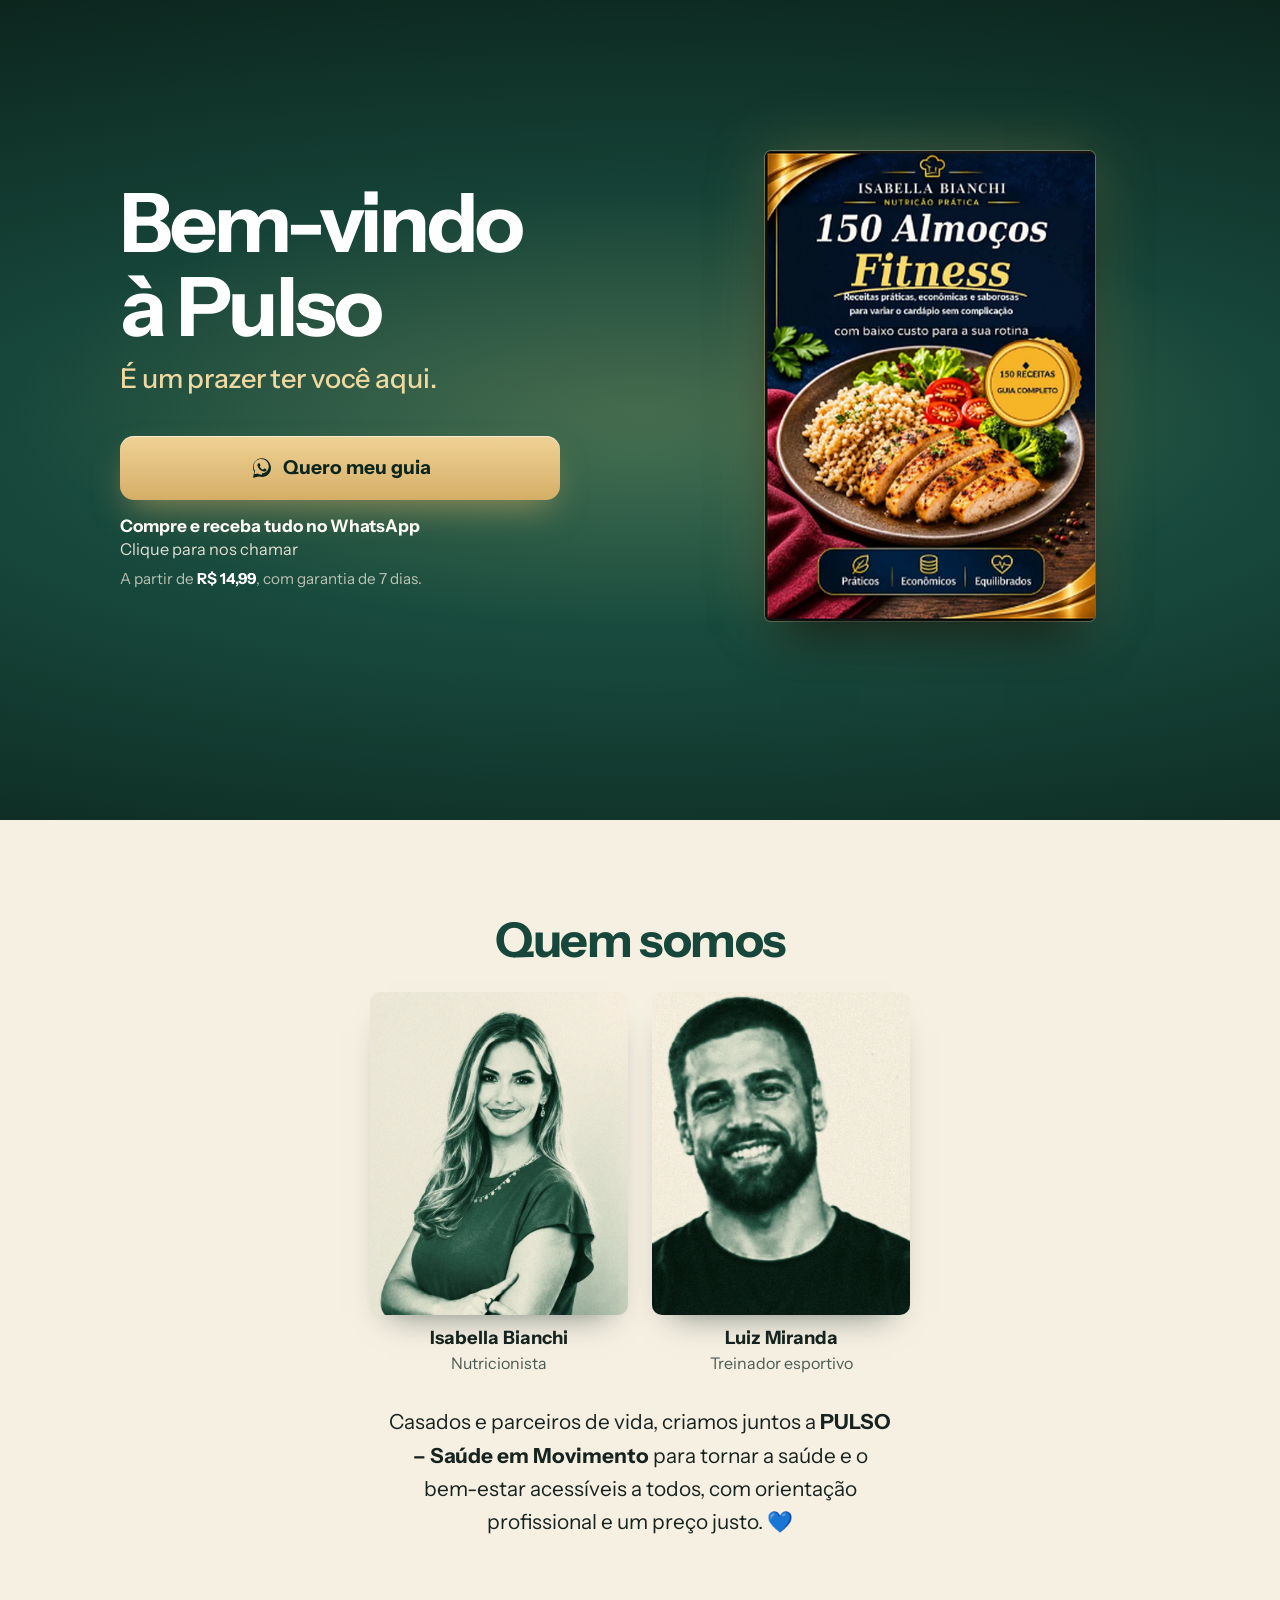
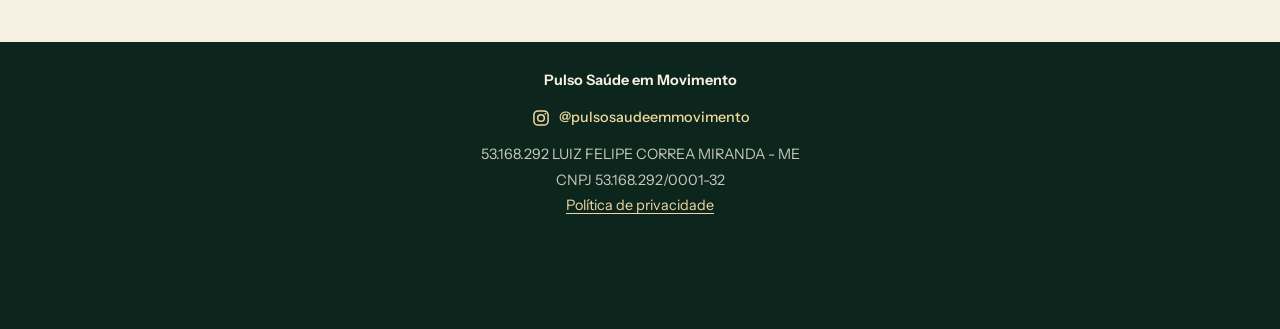
<file: index.html>
<!doctype html>
<html lang="pt-BR">
<head>
<meta charset="utf-8">
<meta name="viewport" content="width=device-width, initial-scale=1, viewport-fit=cover">
<title>Pulso Saúde em Movimento | 150 Almoços Fitness</title>
<meta name="description" content="Bem-vindo à Pulso. Conheça o 150 Almoços Fitness: receitas práticas, econômicas e equilibradas para variar o cardápio sem complicação.">
<meta name="theme-color" content="#0e2b22">
<meta property="og:type" content="website">
<meta property="og:title" content="Bem-vindo à Pulso | 150 Almoços Fitness">
<meta property="og:description" content="150 receitas práticas, econômicas e equilibradas. A partir de R$ 14,99.">
<link rel="icon" href="/favicon.png" type="image/png" sizes="48x48">
<link rel="apple-touch-icon" href="/img/icone-180.png">
<link rel="preload" href="/fonts/instrument-sans-latin-wght-normal.woff2" as="font" type="font/woff2" crossorigin>
<link rel="preload" href="/img/capa.webp" as="image" type="image/webp">
<link rel="stylesheet" href="/styles.css">

<!-- Configuração da página: tudo que muda fica aqui, em um lugar só. -->
<script>
window.PULSO = {
  pixelId: "1013004001856245",
  whatsapp: "5521988784380",
  // Mensagem que já vem escrita no WhatsApp. O código (ref ...) é acrescentado ao final.
  mensagem: "Oi! Quero meu guia das 150 receitas fitness 🥗",
  // Endereço (webhook do n8n) que guarda o código de cada clique. Vazio = não envia nada.
  refEndpoint: "https://n8n.luverisgroup.com.br/webhook/pv-4f8c2b7e91d3a650"
};
</script>

<!-- Pixel da Meta -->
<script>
!function(f,b,e,v,n,t,s){if(f.fbq)return;n=f.fbq=function(){n.callMethod?n.callMethod.apply(n,arguments):n.queue.push(arguments)};if(!f._fbq)f._fbq=n;n.push=n;n.loaded=!0;n.version='2.0';n.queue=[];t=b.createElement(e);t.async=!0;t.src='https://connect.facebook.net/en_US/fbevents.js';s=b.getElementsByTagName(e)[0];s.parentNode.insertBefore(t,s)}(window,document,'script');
fbq('init', window.PULSO.pixelId);
fbq('track', 'PageView');
fbq('track', 'ViewContent', { content_name: '150 Almoços Fitness', content_category: 'Receitas' });
</script>
<noscript><img height="1" width="1" style="display:none" alt="" src="https://www.facebook.com/tr?id=1013004001856245&ev=PageView&noscript=1"></noscript>
</head>
<body>

<main>
  <section class="hero">
    <div class="hero__miolo">
      <div class="hero__texto">
        <h1>Bem-vindo<br>à Pulso</h1>
        <p class="lead">É um prazer ter você aqui.</p>
      </div>

      <figure class="capa">
        <img src="/img/capa.webp" width="536" height="762" alt="Capa do guia 150 Almoços Fitness, de Isabella Bianchi" fetchpriority="high">
      </figure>

      <div class="cta">
        <a class="btn" data-wa href="https://wa.me/5521988784380" rel="noopener">
          <svg viewBox="0 0 32 32" width="24" height="24" aria-hidden="true" focusable="false"><path fill="currentColor" d="M16.04 3C9.4 3 4 8.38 4 15.01c0 2.12.55 4.19 1.6 6.01L4 29l8.14-1.56a12.03 12.03 0 0 0 3.9.65h.01C22.69 28.09 28 22.71 28 16.08 28 9.45 22.69 3 16.04 3Zm0 22.07h-.01a10 10 0 0 1-5.1-1.4l-.37-.22-4.83.93.97-4.7-.24-.38a9.95 9.95 0 0 1-1.54-5.3c0-5.5 4.5-9.98 10.04-9.98 5.52 0 10.02 4.47 10.02 9.98 0 5.5-4.5 9.07-8.94 9.07Zm5.5-7.46c-.3-.15-1.78-.88-2.06-.98-.28-.1-.48-.15-.68.15-.2.3-.78.98-.96 1.18-.17.2-.35.23-.65.08-.3-.15-1.27-.47-2.42-1.5a9.1 9.1 0 0 1-1.68-2.09c-.18-.3-.02-.46.13-.6.14-.14.3-.35.45-.53.15-.17.2-.3.3-.5.1-.2.05-.38-.02-.53-.08-.15-.68-1.64-.93-2.25-.25-.58-.5-.5-.68-.51l-.58-.01c-.2 0-.53.08-.8.38-.28.3-1.05 1.03-1.05 2.5s1.08 2.9 1.23 3.1c.15.2 2.1 3.2 5.1 4.5.71.3 1.27.5 1.7.63.72.23 1.37.2 1.88.12.57-.09 1.78-.72 2.03-1.43.25-.7.25-1.3.18-1.43-.08-.13-.28-.2-.58-.35Z"/></svg>
          <span>Quero meu guia</span>
        </a>
        <p class="redireciona"><strong>Compre e receba tudo no WhatsApp</strong><span>Clique para nos chamar</span></p>
        <p class="preco">A partir de <strong>R$&nbsp;14,99</strong>, com garantia de 7 dias.</p>
      </div>
    </div>
  </section>

  <section class="quem" id="quem-somos">
    <div class="quem__miolo">
      <h2>Quem somos</h2>
      <div class="pessoas">
        <figure class="pessoa">
          <img src="/img/isabella.webp" width="640" height="800" loading="lazy" alt="Isabella Bianchi">
          <figcaption><strong>Isabella Bianchi</strong><span>Nutricionista</span></figcaption>
        </figure>
        <figure class="pessoa">
          <img src="/img/luiz.webp" width="640" height="800" loading="lazy" alt="Luiz Miranda">
          <figcaption><strong>Luiz Miranda</strong><span>Treinador esportivo</span></figcaption>
        </figure>
      </div>
      <p class="quem__texto">Casados e parceiros de vida, criamos juntos a <strong>PULSO – Saúde em Movimento</strong> para tornar a saúde e o bem-estar acessíveis a todos, com orientação profissional e um preço justo. 💙</p>
    </div>
  </section>
</main>

<footer class="rodape">
  <p><strong>Pulso Saúde em Movimento</strong></p>
  <p><a class="rodape__ig" href="https://www.instagram.com/pulsosaudeemmovimento/" target="_blank" rel="noopener">
    <svg viewBox="0 0 24 24" width="20" height="20" aria-hidden="true" fill="none" stroke="currentColor" stroke-width="1.8"><rect x="3.5" y="3.5" width="17" height="17" rx="5"/><circle cx="12" cy="12" r="4"/><circle cx="17.2" cy="6.8" r="1" fill="currentColor" stroke="none"/></svg>
    <span>@pulsosaudeemmovimento</span></a></p>
  <p>53.168.292 LUIZ FELIPE CORREA MIRANDA - ME</p>
  <p>CNPJ 53.168.292/0001-32</p>
  <p><a href="/privacidade">Política de privacidade</a></p>
</footer>

<div class="flutuante" id="flutuante" aria-hidden="true">
  <a class="btn" tabindex="-1" data-wa href="https://wa.me/5521988784380" rel="noopener">
          <svg viewBox="0 0 32 32" width="24" height="24" aria-hidden="true" focusable="false"><path fill="currentColor" d="M16.04 3C9.4 3 4 8.38 4 15.01c0 2.12.55 4.19 1.6 6.01L4 29l8.14-1.56a12.03 12.03 0 0 0 3.9.65h.01C22.69 28.09 28 22.71 28 16.08 28 9.45 22.69 3 16.04 3Zm0 22.07h-.01a10 10 0 0 1-5.1-1.4l-.37-.22-4.83.93.97-4.7-.24-.38a9.95 9.95 0 0 1-1.54-5.3c0-5.5 4.5-9.98 10.04-9.98 5.52 0 10.02 4.47 10.02 9.98 0 5.5-4.5 9.07-8.94 9.07Zm5.5-7.46c-.3-.15-1.78-.88-2.06-.98-.28-.1-.48-.15-.68.15-.2.3-.78.98-.96 1.18-.17.2-.35.23-.65.08-.3-.15-1.27-.47-2.42-1.5a9.1 9.1 0 0 1-1.68-2.09c-.18-.3-.02-.46.13-.6.14-.14.3-.35.45-.53.15-.17.2-.3.3-.5.1-.2.05-.38-.02-.53-.08-.15-.68-1.64-.93-2.25-.25-.58-.5-.5-.68-.51l-.58-.01c-.2 0-.53.08-.8.38-.28.3-1.05 1.03-1.05 2.5s1.08 2.9 1.23 3.1c.15.2 2.1 3.2 5.1 4.5.71.3 1.27.5 1.7.63.72.23 1.37.2 1.88.12.57-.09 1.78-.72 2.03-1.43.25-.7.25-1.3.18-1.43-.08-.13-.28-.2-.58-.35Z"/></svg>
          <span>Quero meu guia</span>
        </a>
</div>

<div class="abrindo" id="abrindo" role="status" aria-live="polite" hidden>
  <div class="abrindo__caixa">
    <img class="abrindo__logo" src="/img/logo.png" width="300" height="145" alt="Pulso, Saúde em Movimento">
    <div class="abrindo__giro" aria-hidden="true"></div>
    <p class="abrindo__titulo">Abrindo o seu WhatsApp…</p>
    <p class="abrindo__texto">Já estamos te direcionando ao atendimento.</p>
    <div class="abrindo__plano" id="abrindo-plano" hidden>
      <p>Não abriu? Sem problema:</p>
      <a class="abrindo__link" id="abrindo-link" href="https://wa.me/5521988784380" rel="noopener">Toque aqui para abrir o WhatsApp</a>
      <button type="button" class="abrindo__voltar" id="abrindo-voltar">Voltar para a página</button>
    </div>
  </div>
</div>

<script src="/app.js" defer></script>
</body>
</html>
</file>
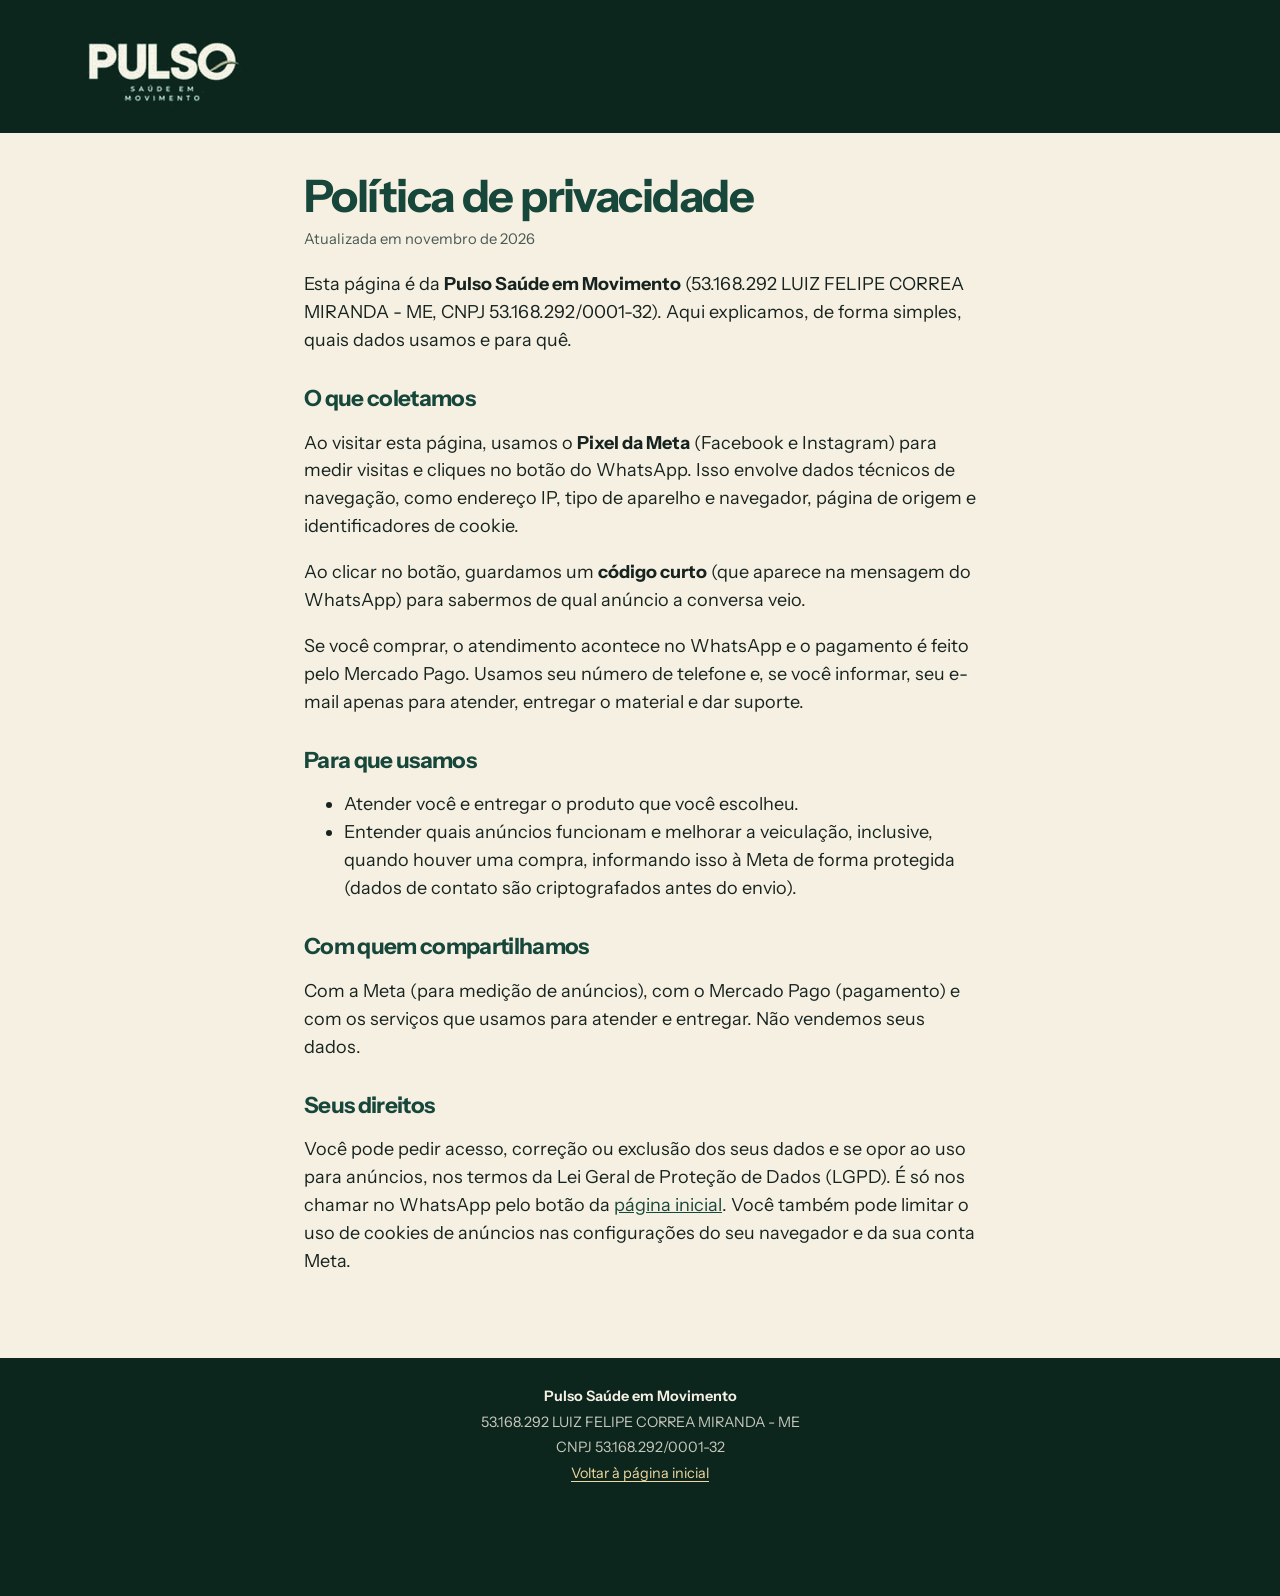
<file: privacidade.html>
<!doctype html>
<html lang="pt-BR">
<head>
<meta charset="utf-8">
<meta name="viewport" content="width=device-width, initial-scale=1">
<title>Política de privacidade | Pulso Saúde em Movimento</title>
<meta name="robots" content="noindex">
<link rel="icon" href="/favicon.png" type="image/png" sizes="48x48">
<link rel="apple-touch-icon" href="/img/icone-180.png">
<link rel="stylesheet" href="/styles.css">

</head>
<body>
<header class="topo topo--solido">
  <a class="marca" href="/" aria-label="Pulso, Saúde em Movimento">
    <img class="marca__logo" src="/img/logo.png" width="300" height="145" alt="Pulso, Saúde em Movimento">
  </a>
</header>

<main class="doc">
  <h1>Política de privacidade</h1>
  <p class="data">Atualizada em novembro de 2026</p>

  <p>Esta página é da <strong>Pulso Saúde em Movimento</strong> (53.168.292 LUIZ FELIPE CORREA MIRANDA - ME, CNPJ 53.168.292/0001-32). Aqui explicamos, de forma simples, quais dados usamos e para quê.</p>

  <h2>O que coletamos</h2>
  <p>Ao visitar esta página, usamos o <strong>Pixel da Meta</strong> (Facebook e Instagram) para medir visitas e cliques no botão do WhatsApp. Isso envolve dados técnicos de navegação, como endereço IP, tipo de aparelho e navegador, página de origem e identificadores de cookie.</p>
  <p>Ao clicar no botão, guardamos um <strong>código curto</strong> (que aparece na mensagem do WhatsApp) para sabermos de qual anúncio a conversa veio.</p>
  <p>Se você comprar, o atendimento acontece no WhatsApp e o pagamento é feito pelo Mercado Pago. Usamos seu número de telefone e, se você informar, seu e-mail apenas para atender, entregar o material e dar suporte.</p>

  <h2>Para que usamos</h2>
  <ul>
    <li>Atender você e entregar o produto que você escolheu.</li>
    <li>Entender quais anúncios funcionam e melhorar a veiculação, inclusive, quando houver uma compra, informando isso à Meta de forma protegida (dados de contato são criptografados antes do envio).</li>
  </ul>

  <h2>Com quem compartilhamos</h2>
  <p>Com a Meta (para medição de anúncios), com o Mercado Pago (pagamento) e com os serviços que usamos para atender e entregar. Não vendemos seus dados.</p>

  <h2>Seus direitos</h2>
  <p>Você pode pedir acesso, correção ou exclusão dos seus dados e se opor ao uso para anúncios, nos termos da Lei Geral de Proteção de Dados (LGPD). É só nos chamar no WhatsApp pelo botão da <a href="/">página inicial</a>. Você também pode limitar o uso de cookies de anúncios nas configurações do seu navegador e da sua conta Meta.</p>
</main>

<footer class="rodape">
  <p><strong>Pulso Saúde em Movimento</strong></p>
  <p>53.168.292 LUIZ FELIPE CORREA MIRANDA - ME</p>
  <p>CNPJ 53.168.292/0001-32</p>
  <p><a href="/">Voltar à página inicial</a></p>
</footer>
</body>
</html>
</file>
<file: styles.css>
/* Pulso · Saúde em Movimento — página de boas-vindas
   Direção: poucas coisas, grandes e fáceis de ler. Fundo verde profundo com a capa do guia como protagonista,
   botão dourado de alto contraste e uma apresentação curta em creme. */

@font-face {
  font-family: "Instrument Sans";
  src: url("/fonts/instrument-sans-latin-wght-normal.woff2") format("woff2");
  font-weight: 400 700; font-style: normal; font-display: swap;
}

:root {
  --noite: #0c261e;
  --verde: #17463a;
  --verde-vivo: #1f5c49;
  --creme: #f6f0e3;
  --creme-2: #e9dfca;
  --ouro: #d4ae66;
  --ouro-claro: #f0d9a0;
  --tinta: #17231f;
  --sans: "Instrument Sans", system-ui, -apple-system, "Segoe UI", Roboto, sans-serif;
}

*, *::before, *::after { box-sizing: border-box; }
html { -webkit-text-size-adjust: 100%; background: var(--noite); }
body { margin: 0; font-family: var(--sans); font-size: 1.125rem; color: var(--tinta); background: var(--creme); line-height: 1.55; -webkit-font-smoothing: antialiased; }
img { max-width: 100%; height: auto; display: block; }
a { color: inherit; }

/* Títulos em sans de traço firme, a mesma família do texto: leitura limpa no celular */
h1, h2, .lead { font-family: var(--sans); }

/* ---------- marca ---------- */
.topo { padding: max(20px, env(safe-area-inset-top)) 24px 0; display: flex; justify-content: center; }
.marca { display: inline-flex; align-items: center; text-decoration: none; color: var(--creme); }
.marca__logo { display: block; width: clamp(132px, 38vw, 168px); height: auto; }

/* ---------- primeira dobra ---------- */
.hero {
  color: var(--creme); text-align: center;
  background:
    radial-gradient(70% 38% at 50% 50%, rgba(212,174,102,.22), transparent 70%),
    radial-gradient(120% 60% at 50% 55%, var(--verde-vivo) 0%, var(--verde) 45%, var(--noite) 100%);
}
.hero__miolo { max-width: 1120px; margin: 0 auto; padding: max(26px, env(safe-area-inset-top)) 24px 44px; display: flex; flex-direction: column; align-items: center; }

h1 { margin: 0; font-weight: 700; font-size: clamp(2.7rem, 13vw, 5.2rem); line-height: 1.02; letter-spacing: -.035em; color: #fff; text-wrap: balance; }
.lead { margin: 12px 0 0; font-weight: 500; font-size: clamp(1.2rem, 5.2vw, 1.55rem); line-height: 1.3; letter-spacing: -.005em; color: var(--ouro-claro); }

/* A capa se ajusta à altura visível da tela (svh = com a barra do navegador), para o botão caber na primeira dobra */
.capa { margin: 20px 0 0; height: clamp(190px, calc(100svh - 358px), 350px); aspect-ratio: 536 / 762; position: relative; }
.capa img { width: 100%; height: 100%; object-fit: cover; border-radius: 6px; box-shadow: 0 30px 50px -16px rgba(0,0,0,.65), 0 0 0 1px rgba(240,217,160,.35), 0 0 60px rgba(212,174,102,.25); }

.cta { width: 100%; max-width: 440px; margin-top: 24px; }
.btn {
  display: flex; align-items: center; justify-content: center; gap: 9px; width: 100%; min-height: 64px; padding: 16px 14px; white-space: nowrap;
  background: linear-gradient(180deg, #f0d296, var(--ouro)); color: var(--noite); text-decoration: none;
  font-weight: 700; font-size: clamp(1rem, 4.7vw, 1.2rem); letter-spacing: 0; border-radius: 14px;
  box-shadow: 0 16px 34px -10px rgba(212,174,102,.6), inset 0 1px 0 rgba(255,255,255,.55);
  transition: transform .15s ease, box-shadow .15s ease; -webkit-tap-highlight-color: transparent;
  position: relative; overflow: hidden; isolation: isolate;
  animation: brilho 3.6s ease-in-out 1.5s infinite, balanca 4.4s ease-in-out 1.8s infinite;
}
.btn::after {
  content: ""; position: absolute; top: 0; bottom: 0; left: 0; width: 38%; z-index: -1; pointer-events: none;
  background: linear-gradient(100deg, transparent, rgba(255,255,255,.65), transparent);
  transform: translateX(-130%) skewX(-18deg);
  animation: varredura 4.4s ease-in-out 1.8s infinite;
}
.btn svg { animation: toca 4.4s ease-in-out 1.8s infinite; transform-origin: 50% 60%; }
.btn:hover { transform: translateY(-1px); animation-play-state: paused; }
.btn:active { transform: translateY(1px); }
.btn:focus-visible { outline: 3px solid #fff; outline-offset: 3px; }
.btn svg { flex: none; }
.redireciona { margin: 14px 0 0; font-size: 1.02rem; line-height: 1.4; color: rgba(246,240,227,.9); }
.redireciona strong { display: block; color: #fff; font-weight: 700; font-size: 1.08rem; }
.redireciona span { display: block; }
.preco { margin: 6px 0 0; font-size: .95rem; color: rgba(246,240,227,.72); }
.preco strong { color: #fff; font-weight: 700; }

@media (max-height: 700px) and (max-width: 899px) {
  h1 { font-size: clamp(2.3rem, 11.4vw, 3.4rem); }
  .btn { min-height: 58px; padding: 12px 14px; }
}

/* Chamada de atenção: a cada ~4 s o botão balança de leve, o ícone do WhatsApp "toca" e passa um brilho. Pausa entre os ciclos. */
@keyframes balanca {
  0%, 58%, 100% { transform: translateX(0) rotate(0) scale(1); }
  61% { transform: translateX(-4px) rotate(-1.2deg) scale(1.025); }
  64% { transform: translateX(4px) rotate(1.2deg) scale(1.025); }
  67% { transform: translateX(-3px) rotate(-.9deg) scale(1.02); }
  70% { transform: translateX(3px) rotate(.9deg) scale(1.02); }
  73% { transform: translateX(-1.5px) rotate(-.4deg) scale(1.01); }
  76% { transform: translateX(0) rotate(0) scale(1); }
}
@keyframes toca {
  0%, 58%, 100% { transform: rotate(0) scale(1); }
  61% { transform: rotate(-16deg) scale(1.15); }
  65% { transform: rotate(14deg) scale(1.15); }
  69% { transform: rotate(-10deg) scale(1.1); }
  73% { transform: rotate(6deg) scale(1.05); }
  77% { transform: rotate(0) scale(1); }
}
@keyframes varredura {
  0%, 56% { transform: translateX(-130%) skewX(-18deg); }
  78%, 100% { transform: translateX(380%) skewX(-18deg); }
}

/* ---------- botão flutuante (aparece quando o botão principal sai da tela) ---------- */
.flutuante {
  position: fixed; left: 0; right: 0; bottom: 0; z-index: 20;
  padding: 10px 16px max(12px, env(safe-area-inset-bottom));
  background: var(--noite); box-shadow: 0 -12px 28px rgba(0,0,0,.28);
  transform: translateY(110%); visibility: hidden; transition: transform .3s ease, visibility 0s linear .3s;
}
.flutuante.is-on { transform: translateY(0); visibility: visible; transition: transform .3s ease, visibility 0s; }
.flutuante .btn { max-width: 440px; margin: 0 auto; min-height: 56px; padding: 12px 14px; }

/* ---------- tela de transição depois do clique ---------- */
.abrindo {
  position: fixed; inset: 0; z-index: 40; display: flex; align-items: center; justify-content: center; text-align: center;
  padding: 24px; background: radial-gradient(120% 80% at 50% 0%, var(--verde-vivo), var(--noite) 70%);
  opacity: 0; transition: opacity .2s ease;
}
.abrindo[hidden] { display: none; }
.abrindo.is-on { opacity: 1; }
.abrindo__caixa { width: 100%; max-width: 360px; display: flex; flex-direction: column; align-items: center; }
.abrindo__logo { width: 150px; height: auto; margin-bottom: 26px; }
.abrindo__giro {
  width: 46px; height: 46px; border-radius: 50%; border: 4px solid rgba(240,217,160,.25); border-top-color: var(--ouro-claro);
  animation: giro .9s linear infinite;
}
.abrindo__titulo { margin: 22px 0 0; font-size: 1.45rem; font-weight: 700; line-height: 1.2; color: #fff; letter-spacing: -.01em; }
.abrindo__texto { margin: 8px 0 0; font-size: 1.05rem; line-height: 1.4; color: var(--ouro-claro); }
.abrindo__plano { margin-top: 30px; color: rgba(246,240,227,.85); font-size: .98rem; }
.abrindo__plano p { margin: 0 0 10px; }
.abrindo__link {
  display: flex; align-items: center; justify-content: center; min-height: 54px; padding: 12px 18px; border-radius: 14px;
  background: linear-gradient(180deg, var(--ouro-claro), var(--ouro)); color: var(--noite); font-weight: 700; text-decoration: none;
}
.abrindo__voltar {
  margin-top: 8px; min-height: 44px; padding: 10px 14px; background: none; border: 0; color: rgba(246,240,227,.75);
  font: inherit; font-size: .95rem; text-decoration: underline; text-underline-offset: 3px; cursor: pointer;
}
@keyframes giro { to { transform: rotate(360deg); } }

@keyframes brilho {
  0%, 100% { box-shadow: 0 16px 34px -10px rgba(212,174,102,.6), inset 0 1px 0 rgba(255,255,255,.55), 0 0 0 0 rgba(240,210,150,0); }
  50%      { box-shadow: 0 16px 34px -10px rgba(212,174,102,.6), inset 0 1px 0 rgba(255,255,255,.55), 0 0 0 7px rgba(240,210,150,.16); }
}

/* ---------- quem somos ---------- */
.quem { background: var(--creme); text-align: center; }
.quem__miolo { max-width: 720px; margin: 0 auto; padding: 56px 24px 64px; }
h2 { margin: 0 0 28px; font-weight: 700; font-size: clamp(2.1rem, 9vw, 3rem); line-height: 1; letter-spacing: -.03em; color: var(--verde); }
.pessoas { display: grid; grid-template-columns: 1fr 1fr; gap: 16px; max-width: 460px; margin: 0 auto 30px; }
.pessoa { margin: 0; }
.pessoa img { width: 100%; aspect-ratio: 4 / 5; object-fit: cover; border-radius: 10px; background: var(--creme-2); box-shadow: 0 18px 32px -20px rgba(12,38,30,.6); }
.pessoa figcaption { margin-top: 12px; display: flex; flex-direction: column; gap: 2px; }
.pessoa strong { font-family: var(--sans); font-weight: 700; font-size: 1.15rem; line-height: 1.2; color: var(--tinta); }
.pessoa span { font-size: 1rem; color: #4a5a53; }
.quem__texto { margin: 0 auto; max-width: 34ch; font-size: 1.15rem; line-height: 1.6; color: var(--tinta); }
.quem__texto strong { font-weight: 700; }

/* ---------- rodapé ---------- */
.rodape { background: var(--noite); color: rgba(246,240,227,.8); text-align: center; padding: 28px 20px calc(max(32px, env(safe-area-inset-bottom)) + 76px); font-size: .9rem; line-height: 1.5; }
.rodape p { margin: 0 0 4px; }
.rodape strong { color: var(--creme); font-weight: 650; }
.rodape a { color: var(--ouro-claro); text-underline-offset: 3px; }
.rodape__ig { display: inline-flex; align-items: center; gap: 8px; min-height: 44px; text-decoration: none; color: var(--creme); font-weight: 500; }
.rodape__ig:hover span, .rodape__ig:focus-visible span { text-decoration: underline; text-underline-offset: 3px; }
.rodape__ig svg { color: var(--ouro-claro); flex: none; }

/* ---------- telas maiores ---------- */
@media (min-width: 900px) {
  .topo { padding: 32px max(40px, calc((100vw - 1120px) / 2)) 0; justify-content: flex-start; }
  .hero { text-align: left; min-height: min(100vh, 820px); display: flex; flex-direction: column; }
  .hero__miolo {
    flex: 1; width: 100%; padding: 24px 40px 72px; display: grid; grid-template-columns: 1.05fr .95fr; grid-template-areas: "texto capa" "cta capa";
    column-gap: 72px; align-items: center; align-content: center; justify-items: start;
  }
  .hero__texto { grid-area: texto; align-self: end; }
  h1 { font-size: clamp(4rem, 6.4vw, 6rem); }
  .lead { font-size: 1.7rem; }
  .capa { grid-area: capa; justify-self: center; margin: 0; width: min(100%, 330px); height: auto; }
  .capa img { height: auto; }
  .cta { grid-area: cta; align-self: start; margin-top: 40px; }
  .quem__miolo { padding: 96px 40px 104px; }
  .pessoas { gap: 24px; max-width: 540px; }
  .quem__texto { font-size: 1.3rem; max-width: 36ch; }
}

@media (prefers-reduced-motion: reduce) {
  .btn, .btn svg, .btn::after { animation: none; transition: none; }
  .flutuante, .abrindo { transition: none; }
  .abrindo__giro { animation: none; border-top-color: var(--ouro-claro); border-right-color: var(--ouro-claro); }
}

/* ---------- política de privacidade ---------- */
.topo--solido { background: var(--noite); padding-bottom: 20px; justify-content: flex-start; }
.doc { max-width: 720px; margin: 0 auto; padding: 40px 24px 64px; }
.doc h1 { font-size: clamp(2rem, 7vw, 2.8rem); color: var(--verde); margin-bottom: 8px; line-height: 1.05; }
.doc h2 { font-size: 1.4rem; margin: 30px 0 8px; line-height: 1.2; text-align: left; }
.doc p, .doc li { color: var(--tinta); }
.doc .data { color: #4a5a53; font-size: .92rem; margin: 0 0 20px; }
.doc a { color: var(--verde); }
</file>
